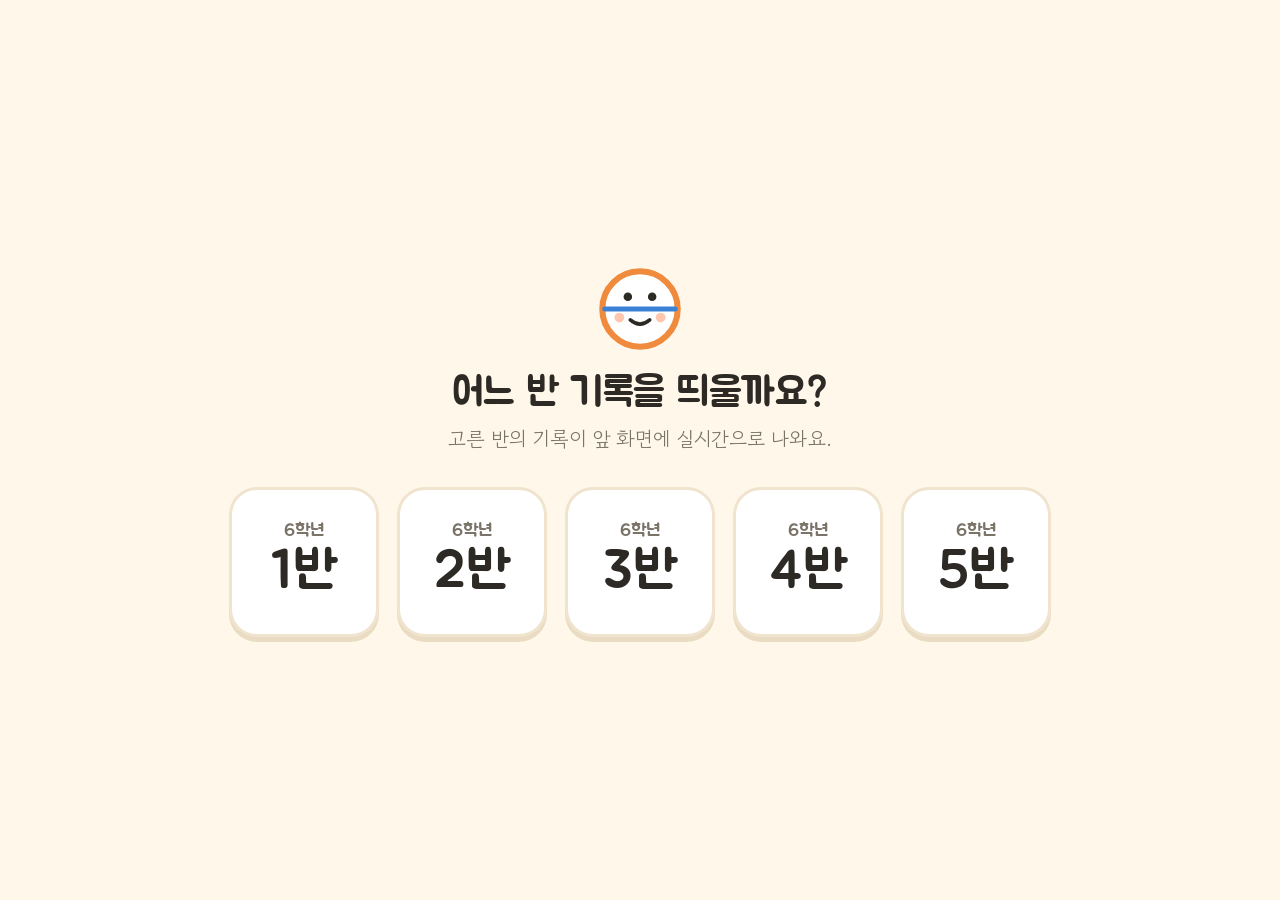
<file: board.html>
<!doctype html>
<html lang="ko">
<head>
<meta charset="utf-8">
<meta name="viewport" content="width=device-width,initial-scale=1">
<title>원주율 탐구 · 앞 화면</title>
<link rel="preconnect" href="https://fonts.googleapis.com">
<link rel="preconnect" href="https://fonts.gstatic.com" crossorigin>
<link href="https://fonts.googleapis.com/css2?family=Gowun+Dodum&family=Jua&display=swap" rel="stylesheet">
<link rel="stylesheet" href="common.css">
<style>
html,body{height:100%}
body.board{overflow:hidden}
.wrap{height:100vh;padding:2.8vh 2.3vw;display:flex;flex-direction:column}
.top{display:flex;justify-content:space-between;align-items:center;margin-bottom:1.9vh;gap:20px}
.ttl{display:flex;align-items:center;gap:16px;min-width:0}
.ttl svg{width:clamp(56px,7.8vh,84px);height:auto;flex:none}
h1{font-family:Jua,sans-serif;font-weight:400;font-size:clamp(30px,4.8vh,52px);margin:0;letter-spacing:-.5px;display:flex;align-items:center;gap:14px;white-space:nowrap}
h1 .badge{font-size:.6em;padding:.2em .7em}
.right{display:flex;align-items:center;gap:12px}
.live{font-family:Jua,sans-serif;font-size:clamp(18px,2.6vh,28px);color:var(--sub);background:#fff;border:2px solid var(--line);border-radius:99px;padding:.35em 1em;white-space:nowrap}
.live b{display:inline-block;width:.6em;height:.6em;border-radius:50%;background:var(--mint);margin-right:.45em;box-shadow:0 0 0 .22em #d3f2ea;vertical-align:.05em}
.live.off b{background:var(--red);box-shadow:0 0 0 .22em #fbe0dd}
.right .chg{font-size:clamp(16px,2.2vh,24px);padding:.45em .9em}
.main{flex:1;display:grid;grid-template-columns:1.55fr 1fr;gap:1.4vw;min-height:0}
.card{background:#fff;border:2px solid var(--line);border-radius:28px;padding:2.2vh 1.5vw;display:flex;flex-direction:column;min-height:0}
.ct{font-family:Jua,sans-serif;font-size:clamp(26px,3.5vh,38px);margin:0 0 .3em;display:flex;align-items:center;gap:14px;flex-wrap:wrap}
.tag{font-size:.8em;background:var(--cbg);color:var(--cdark);border-radius:99px;padding:.15em .75em}
.tag:empty{display:none}
.cap{font-size:clamp(18px,2.5vh,27px);color:var(--sub);margin:0}
svg.plot{flex:1;width:100%;min-height:0}
.scroll{flex:1;overflow-y:auto;min-height:0;margin-right:-8px;padding-right:8px}
table{width:100%;border-collapse:separate;border-spacing:0 .22em;font-size:clamp(24px,3.6vh,40px)}
thead th{position:sticky;top:0;background:#fff;z-index:1;font-family:Jua,sans-serif;font-weight:400;color:var(--sub);font-size:.62em;text-align:left;padding:.2em .5em .3em}
td{padding:.3em .5em;background:var(--soft);font-family:Jua,sans-serif}
td:first-child{border-radius:16px 0 0 16px;word-break:break-all}
td:last-child{border-radius:0 16px 16px 0}
.n{text-align:right}
.rv{background:var(--rbg);color:var(--r);padding:.05em .5em;border-radius:99px}
tr.new td{background:var(--cbg)}
.empty td{background:none;text-align:center;color:var(--sub);font-family:"Gowun Dodum",sans-serif;padding:2em 0;font-size:.8em}
</style>
</head>
<body>

<div class="picker hidden" id="pickView">
  <svg width="90" height="90" viewBox="0 0 74 74" aria-hidden="true"><circle cx="37" cy="37" r="31" fill="#fff" stroke="#f08a3c" stroke-width="5"/><line x1="8" y1="37" x2="66" y2="37" stroke="#3b82d6" stroke-width="4" stroke-linecap="round"/><circle cx="27" cy="27" r="3.5" fill="#2d2a26"/><circle cx="47" cy="27" r="3.5" fill="#2d2a26"/><path d="M29 46 q8 7 16 0" stroke="#2d2a26" stroke-width="3" fill="none" stroke-linecap="round"/><circle cx="20" cy="44" r="4" fill="#ffc6b0"/><circle cx="54" cy="44" r="4" fill="#ffc6b0"/></svg>
  <h1 style="justify-content:center">어느 반 기록을 띄울까요?</h1>
  <p>고른 반의 기록이 앞 화면에 실시간으로 나와요.</p>
  <div class="pgrid" id="pgrid"></div>
</div>

<div class="wrap hidden" id="mainView">
  <div class="top">
    <div class="ttl">
      <svg viewBox="0 0 74 74" aria-hidden="true"><circle cx="37" cy="37" r="31" fill="#fff" stroke="#f08a3c" stroke-width="5"/><line x1="8" y1="37" x2="66" y2="37" stroke="#3b82d6" stroke-width="4" stroke-linecap="round"/><circle cx="27" cy="27" r="3.5" fill="#2d2a26"/><circle cx="47" cy="27" r="3.5" fill="#2d2a26"/><path d="M29 46 q8 7 16 0" stroke="#2d2a26" stroke-width="3" fill="none" stroke-linecap="round"/><circle cx="20" cy="44" r="4" fill="#ffc6b0"/><circle cx="54" cy="44" r="4" fill="#ffc6b0"/></svg>
      <h1><span class="badge" id="badge"></span>원주는 지름의 몇 배일까?</h1>
    </div>
    <div class="right">
      <span class="live" id="live"><b></b><span id="liveText">불러오는 중…</span></span>
      <button class="chg" id="chg">반 바꾸기</button>
    </div>
  </div>
  <div class="main">
    <div class="card">
      <p class="ct">값 모아 보기 <span class="tag" id="newest"></span></p>
      <p class="cap">같은 값이 나오면 동그라미가 위로 쌓여요.</p>
      <svg class="plot" id="g" viewBox="0 0 1000 600" preserveAspectRatio="xMidYMid meet"></svg>
    </div>
    <div class="card">
      <p class="ct">최근 기록</p>
      <div class="scroll">
        <table>
          <thead><tr><th>물건</th><th class="n">지름</th><th class="n">원주</th><th class="n">원주÷지름</th></tr></thead>
          <tbody id="tb"></tbody>
        </table>
      </div>
    </div>
  </div>
</div>

<script src="config.js"></script>
<script>
const $ = id => document.getElementById(id);
const esc = s => String(s).replace(/[&<>"']/g, ch => ({'&':'&amp;','<':'&lt;','>':'&gt;','"':'&quot;',"'":'&#39;'}[ch]));
const KEY = 'pi_board_ban';
const store = {
  get() { try { return localStorage.getItem(KEY); } catch (e) { return null; } },
  set(v) { try { v ? localStorage.setItem(KEY, v) : localStorage.removeItem(KEY); } catch (e) {} }
};
const LO = 300, HI = 330;
let ban = null, rows = [], lastSig = null;

$('pgrid').innerHTML = [1, 2, 3, 4, 5].map(n =>
  `<button class="pbtn" data-ban="${n}"><span class="g">6학년</span><span class="n">${n}반</span></button>`).join('');
$('pgrid').addEventListener('click', e => { const b = e.target.closest('.pbtn'); if (b) enter(b.dataset.ban); });
$('chg').onclick = () => { store.set(null); ban = null; show(); };

function show() {
  $('pickView').classList.toggle('hidden', !!ban);
  $('mainView').classList.toggle('hidden', !ban);
  document.body.classList.toggle('board', !!ban);
}

function enter(b) {
  ban = String(b); store.set(ban); rows = []; lastSig = null;
  try { history.replaceState(null, '', location.pathname); } catch (e) {}
  $('badge').textContent = '6학년 ' + ban + '반';
  document.title = '원주율 탐구 · 6학년 ' + ban + '반';
  setLive(true, '불러오는 중…');
  render(); show(); refresh();
}

function drawTable(list, latestId) {
  $('tb').innerHTML = list.length ? list.map(r =>
    `<tr${r.id === latestId ? ' class="new"' : ''}><td>${esc(r.name)}</td><td class="n">${r.d}</td><td class="n">${r.c}</td><td class="n"><span class="rv">${r.r}</span></td></tr>`
  ).join('') : '<tr class="empty"><td colspan="4">학생들의 기록을 기다리고 있어요.</td></tr>';
}

function drawPlot(list, latestId) {
  const L = 135, R = 865, base = 470, topY = 20;
  const X = k => L + (k - LO) / (HI - LO) * (R - L);
  const LX = 52, RX = 948;
  const bins = {};
  list.slice().sort((a, b) => a.t - b.t).forEach(r => {
    const k = Math.round(r.r * 100);
    const key = k < LO ? 'L' : k > HI ? 'R' : String(k);
    (bins[key] = bins[key] || []).push(r);
  });
  const maxStack = Math.max(1, ...Object.values(bins).map(b => b.length));
  const step = Math.min(27, (base - 16 - topY - 80) / maxStack);
  const rad = Math.max(4, Math.min(12.5, step * 0.47));
  let s = '';

  s += `<rect x="${L - 14}" y="${base - 6}" width="${R - L + 28}" height="12" rx="6" fill="#f3e7d2"/>`;
  for (let k = LO; k <= HI; k++) {
    const x = X(k);
    if (k % 10 === 0) {
      s += `<rect x="${x - 2.5}" y="${base - 6}" width="5" height="26" rx="2.5" fill="#b9ab93"/>`;
      s += `<text x="${x}" y="${base + 66}" font-family="Jua" font-size="42" fill="#2d2a26" text-anchor="middle">${(k / 100).toFixed(1)}</text>`;
    } else if (k % 5 === 0) {
      s += `<rect x="${x - 1.5}" y="${base + 6}" width="3" height="11" rx="1.5" fill="#d3c6af"/>`;
    } else {
      s += `<rect x="${x - 1}" y="${base + 6}" width="2" height="6" rx="1" fill="#e2d6c2"/>`;
    }
  }
  s += `<text x="${(L + R) / 2}" y="${base + 112}" font-family="Gowun Dodum" font-size="28" fill="#7a7368" text-anchor="middle">원주 ÷ 지름</text>`;

  [['L', LX, '3.0보다', '작아요'], ['R', RX, '3.3보다', '커요']].forEach(([k, x, t1, t2]) => {
    s += `<rect x="${x - 46}" y="${topY}" width="92" height="${base - topY + 6}" rx="18" fill="#faf6ef" stroke="#e2d8c6" stroke-width="2" stroke-dasharray="6 6"/>`;
    s += `<text x="${x}" y="${base + 40}" font-family="Jua" font-size="23" fill="#9b9283" text-anchor="middle">${t1}</text>`;
    s += `<text x="${x}" y="${base + 66}" font-family="Jua" font-size="23" fill="#9b9283" text-anchor="middle">${t2}</text>`;
  });

  Object.entries(bins).forEach(([key, items]) => {
    const out = key === 'L' || key === 'R';
    const x = key === 'L' ? LX : key === 'R' ? RX : X(Number(key));
    items.forEach((r, i) => {
      const y = base - 16 - step * i - rad;
      const isNew = r.id === latestId;
      const fill = isNew ? '#f08a3c' : out ? '#bdb5a6' : '#8b5cf6';
      if (isNew) s += `<circle cx="${x}" cy="${y}" r="${rad + 7}" fill="#f08a3c" fill-opacity=".22"/>`;
      s += `<circle cx="${x}" cy="${y}" r="${rad}" fill="${fill}"><title>${esc(r.name)}: ${r.r}</title></circle>`;
      s += `<circle cx="${x - rad * 0.35}" cy="${y - rad * 0.35}" r="${rad * 0.3}" fill="#fff" fill-opacity=".45"/>`;
    });
  });

  const inBins = Object.entries(bins).filter(([k]) => k !== 'L' && k !== 'R');
  const most = Math.max(0, ...inBins.map(([, v]) => v.length));
  if (most >= 2) {
    const tops = inBins.filter(([, v]) => v.length === most).map(([k]) => Number(k)).sort((a, b) => a - b);
    const label = tops.map(k => (k / 100).toFixed(2)).join(', ') + '에 가장 많이 모였어요';
    const w = Math.max(260, label.length * 23 + 56);
    let cx = tops.reduce((a, k) => a + X(k), 0) / tops.length;
    const ax = cx;
    cx = Math.min(Math.max(cx, L + w / 2 - 40), R - w / 2 + 40);
    const ty = base - 16 - step * most - 22;
    s += `<rect x="${cx - w / 2}" y="${ty - 62}" width="${w}" height="56" rx="28" fill="#2d2a26"/>`;
    s += `<path d="M${ax - 10} ${ty - 7} L${ax} ${ty + 7} L${ax + 10} ${ty - 7}z" fill="#2d2a26"/>`;
    s += `<text x="${cx}" y="${ty - 24}" font-family="Jua" font-size="30" fill="#fff" text-anchor="middle">${label}</text>`;
  }
  $('g').innerHTML = s;
}

function render() {
  const list = rows.slice().sort((a, b) => b.t - a.t);
  const latest = list[0];
  const latestId = latest ? latest.id : null;
  $('newest').textContent = latest ? '● 방금: ' + latest.name + ' ' + latest.r : '';
  drawTable(list, latestId);
  drawPlot(list, latestId);
}

function setLive(ok, text) {
  $('live').classList.toggle('off', !ok);
  $('liveText').textContent = text;
}

async function refresh() {
  if (!ban) return;
  if (!SCRIPT_URL) { setLive(false, 'config.js에 SCRIPT_URL을 넣어 주세요'); return; }
  const forBan = ban;
  try {
    const q = new URLSearchParams({ ban: forBan, _: Date.now() });
    const res = await fetch(SCRIPT_URL + '?' + q.toString());
    const data = await res.json();
    if (!data.ok) throw new Error(data.error);
    if (forBan !== ban) return;
    rows = data.rows || [];
    const sig = rows.map(r => r.id).join();
    if (sig !== lastSig) { lastSig = sig; render(); }
    setLive(true, '기록 ' + rows.length + '개 · 실시간 반영 중');
  } catch (e) {
    if (forBan === ban) setLive(false, '연결이 끊겼어요 · 다시 시도하는 중');
  }
}

const fromUrl = new URLSearchParams(location.search).get('ban');
const saved = /^[1-5]$/.test(fromUrl || '') ? fromUrl : store.get();
if (saved && /^[1-5]$/.test(saved)) enter(saved); else show();
setInterval(refresh, 4000);
</script>
</body>
</html>
</file>
<file: common.css>
:root{
  --bg:#fff7ea;--ink:#2d2a26;--sub:#7a7368;--line:#f0e4cf;--line2:#eadcc3;--card:#fff;--soft:#fffaf2;
  --d:#3b82d6;--dbg:#e3efff;--c:#f08a3c;--cdark:#c4621c;--cbg:#ffeedd;--r:#8b5cf6;--rbg:#efe8ff;
  --mint:#2bb39a;--mintdark:#1f8a76;--mintbg:#e7f8f3;--red:#d2463b;
}
*{box-sizing:border-box}
body{margin:0;background:var(--bg);font-family:"Gowun Dodum","Noto Sans KR",sans-serif;color:var(--ink)}
button{font-family:inherit;cursor:pointer}
.jua{font-family:"Jua","Noto Sans KR",sans-serif;font-weight:400}

/* 반 선택 화면 */
.picker{min-height:100vh;display:flex;flex-direction:column;align-items:center;justify-content:center;padding:30px 20px;text-align:center}
.picker h1{font-family:Jua,sans-serif;font-weight:400;font-size:40px;margin:14px 0 6px}
.picker p{margin:0 0 34px;color:var(--sub);font-size:20px}
.pgrid{display:grid;grid-template-columns:repeat(5,150px);gap:18px}
@media (max-width:860px){.pgrid{grid-template-columns:repeat(3,140px)}}
.pbtn{height:150px;border-radius:28px;background:#fff;border:3px solid var(--line);display:flex;flex-direction:column;align-items:center;justify-content:center;font-family:Jua,sans-serif;box-shadow:0 5px 0 var(--line2);color:var(--ink);transition:transform .08s}
.pbtn:hover{border-color:var(--mint);background:var(--mintbg);box-shadow:0 5px 0 var(--mint)}
.pbtn:active{transform:translateY(4px);box-shadow:0 1px 0 var(--mint)}
.pbtn .g{font-size:18px;color:var(--sub)}
.pbtn .n{font-size:54px;line-height:1.1}

.badge{font-family:Jua,sans-serif;background:var(--mint);color:#fff;border-radius:99px;white-space:nowrap}
.chg{font-family:Jua,sans-serif;color:var(--sub);border:2px solid var(--line2);border-radius:12px;background:#fff;white-space:nowrap}
.chg:hover{border-color:var(--mint);color:var(--mintdark)}
.hidden{display:none !important}
</file>
